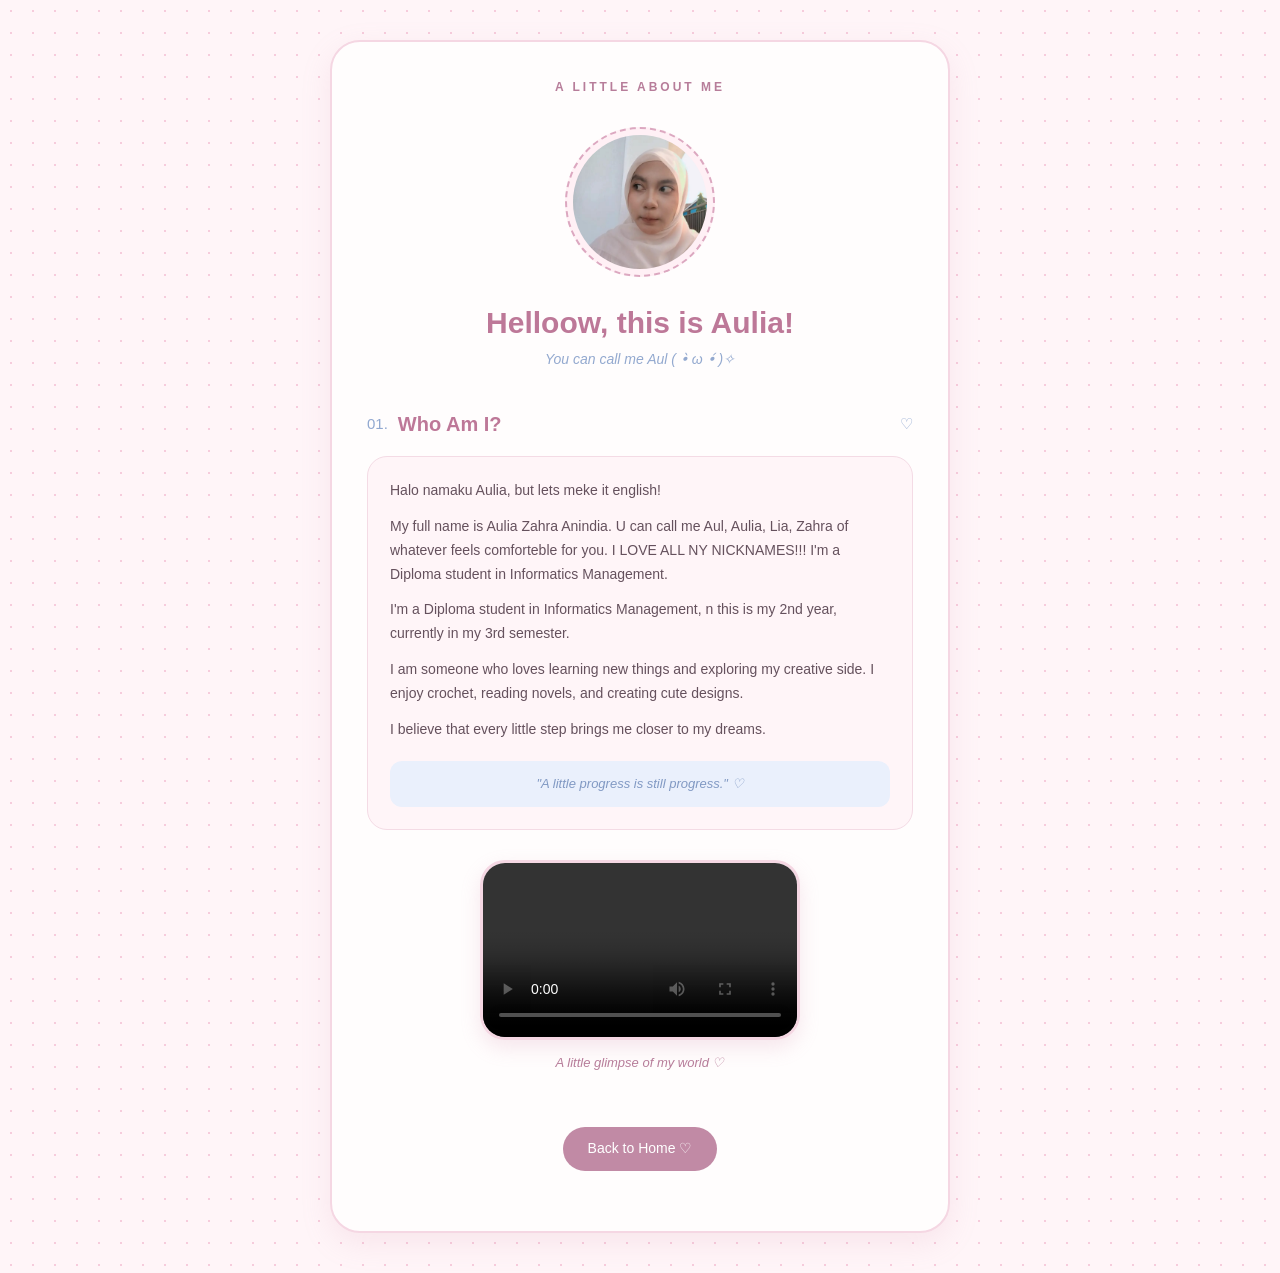
<file: aboutme.html>
<!DOCTYPE html>
<html lang="id">
<head>
    <meta charset="UTF-8">
    <meta name="viewport" content="width=device-width, initial-scale=1.0">

    <title>About Me | Aulia</title>

    <link rel="stylesheet" href="zahra.css">
</head>

<body>

    <div class="container">

        <div class="top-label">
            A LITTLE ABOUT ME
        </div>

        <header class="profile">

            <div class="profile-frame">
                <img src="auliaprofil.jpeg"
                     alt="Foto Aulia"
                     class="profile-img">
            </div>

            <h1>Helloow, this is Aulia!</h1>

            <p class="nickname">
                You can call me Aul ( •̀ ω •́ )✧
            </p>

        </header>

        <section class="about-section">

            <div class="section-heading">
                <span>01.</span>
                <h2>Who Am I?</h2>
                <span>♡</span>
            </div>

            <div class="about-card">

                <p>
                    Halo namaku Aulia, but lets meke it english!
                </p>
                <p>
                My full name is Aulia Zahra Anindia. U can call me Aul, Aulia, Lia, Zahra of whatever feels comforteble for you. I LOVE ALL NY NICKNAMES!!!
                I'm a Diploma student in Informatics Management.
                </p>
                <p>
                 I'm a Diploma student in Informatics Management, n this is my 2nd year, currently in my 3rd semester.  
                </p>
                <p>
                    I am someone who loves learning new things
                    and exploring my creative side.
                    I enjoy crochet, reading novels,
                    and creating cute designs.
                </p>

                <p>
                    I believe that every little step
                    brings me closer to my dreams.
                </p>

                <div class="quote">
                    "A little progress is still progress." ♡
                </div>

            </div>

        </section>

        <div class="about-video">
            <video controls style="width: 320px; height: 180px;">
            <source src="aboutme.mp4" type="video/mp4">
            </video>

    <p>A little glimpse of my world ♡</p>

</div>

        <br>

        <a href="aulia_tugas1.html" class="contact-button">
             Back to Home ♡
        </a>

    </div>

</body>
</html>
</file>
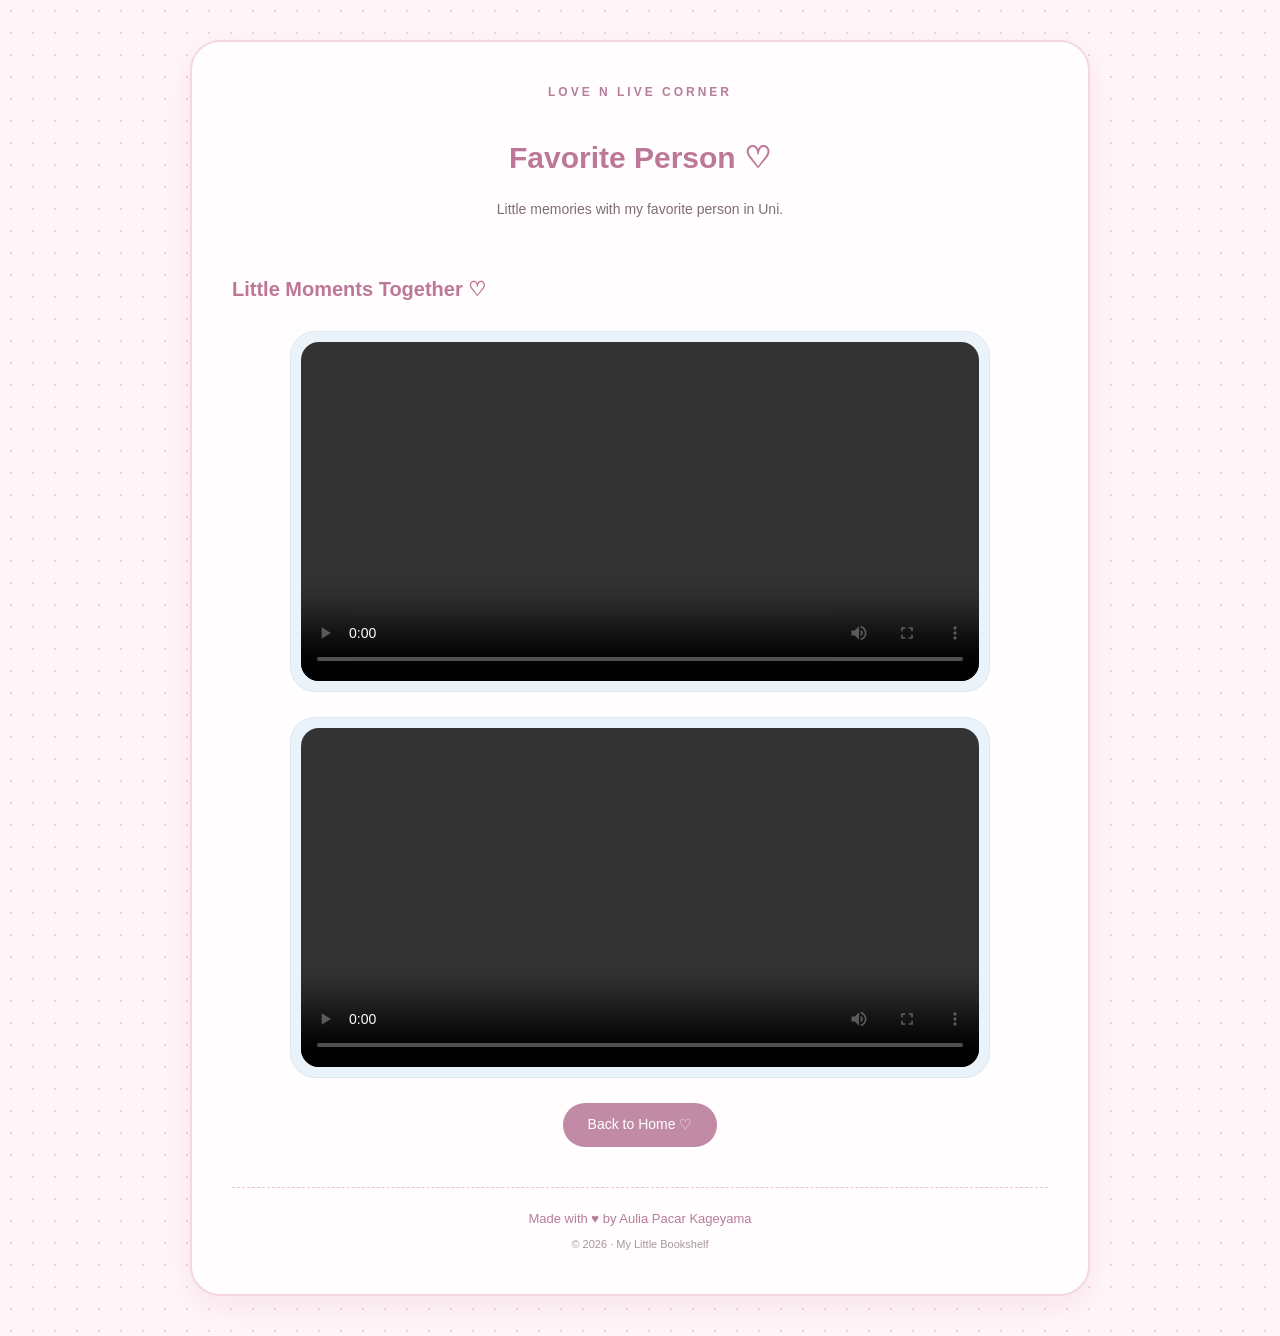
<file: cf.html>
<!DOCTYPE html>
<html lang="en">
<head>
    <meta charset="UTF-8">
    <meta name="viewport" content="width=device-width, initial-scale=1.0">
    <title>Close Friends ♡</title>
    <link rel="stylesheet" href="zahra.css">
</head>

<body>

    <div class="cf-container">

        <div class="cf-intro">

            <p class="cf-label">
                LOVE N LIVE CORNER
            </p>

            <h1 class="cf-title">
                Favorite Person ♡
            </h1>

            <p class="cf-subtitle">
                Little memories with my favorite person in Uni.
            </p>

        </div>

        <section class="cf-content">

            <h2 class="cf-section-title">
                Little Moments Together ♡
            </h2>

            <div class="cf-video">
                <video controls>
                    <source src="cf1.mp4" type="video/mp4">
                    Your browser does not support video.
                </video>
            </div>

            <div class="cf-video">
                <video controls>
                    <source src="cf2.mp4" type="video/mp4">
                    Your browser does not support video.
                </video>
            </div>

        </section>

        <a href="aulia_tugas1.html" class="contact-button">
            Back to Home ♡
        </a>

        <footer>
            <p>Made with ♥︎ by Aulia Pacar Kageyama</p>

            <p class="footer-small">
                © 2026 · My Little Bookshelf
            </p>
        </footer>

    </div>

</body>
</html>
</file>
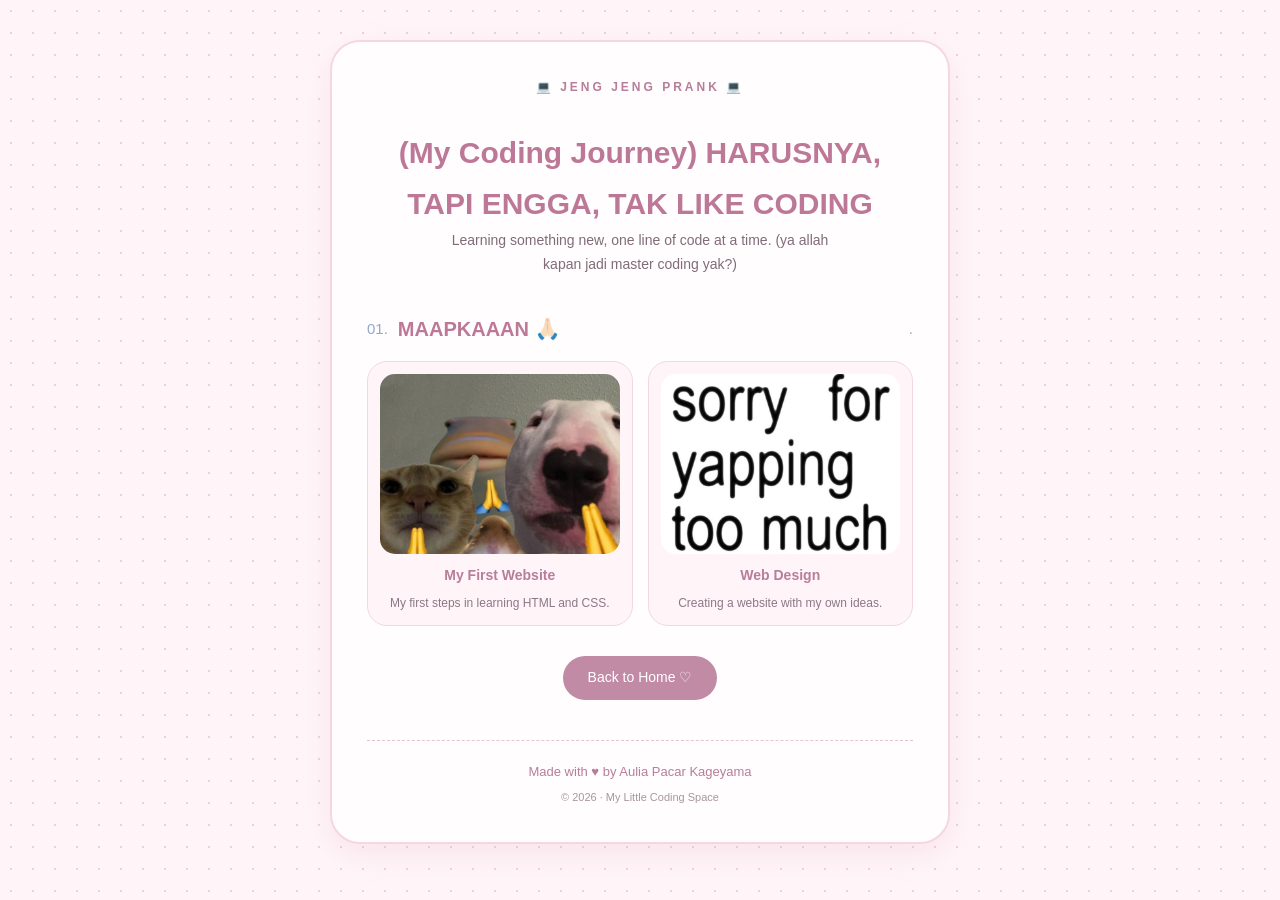
<file: coding.html>
<!DOCTYPE html>
<html lang="id">
<head>
    <meta charset="UTF-8">
    <meta name="viewport" content="width=device-width, initial-scale=1.0">
    <title>My Coding Journey</title>

    <link rel="stylesheet" href="zahra.css">
</head>

<body>

<div class="container">

    <div class="top-label">
        💻 JENG JENG PRANK 💻
    </div>

    <header class="profile">

        <h1>(My Coding Journey) HARUSNYA, TAPI ENGGA, TAK LIKE CODING </h1>

        <p class="description">
            Learning something new, one line of code at a time. (ya allah kapan jadi master coding yak?)
        </p>

    </header>

    <section class="reading-gallery">

        <div class="section-heading">
            <span>01.</span>
            <h2>MAAPKAAAN 🙏🏻</h2>
            <span>.</span>
        </div>

        <div class="reading-grid">

            <div class="reading-item">
                <img src="hehe1.jpeg" alt="My first coding project">

                <h3>My First Website</h3>

                <p>My first steps in learning HTML and CSS.</p>
            </div>

            <div class="reading-item">
                <img src="hehe2.jpeg" alt="My web design project">

                <h3>Web Design</h3>

                <p>Creating a website with my own ideas.</p>
            </div>

        </div>

    </section>

    <div class="back-home">
        <a href="aulia_tugas1.html" class="contact-button">
            Back to Home ♡
        </a>
    </div>

    <footer>
        <p>Made with ♥︎ by Aulia Pacar Kageyama </p>

        <p class="footer-small">
            © 2026 · My Little Coding Space
        </p>
    </footer>

</div>

</body>
</html>
</file>
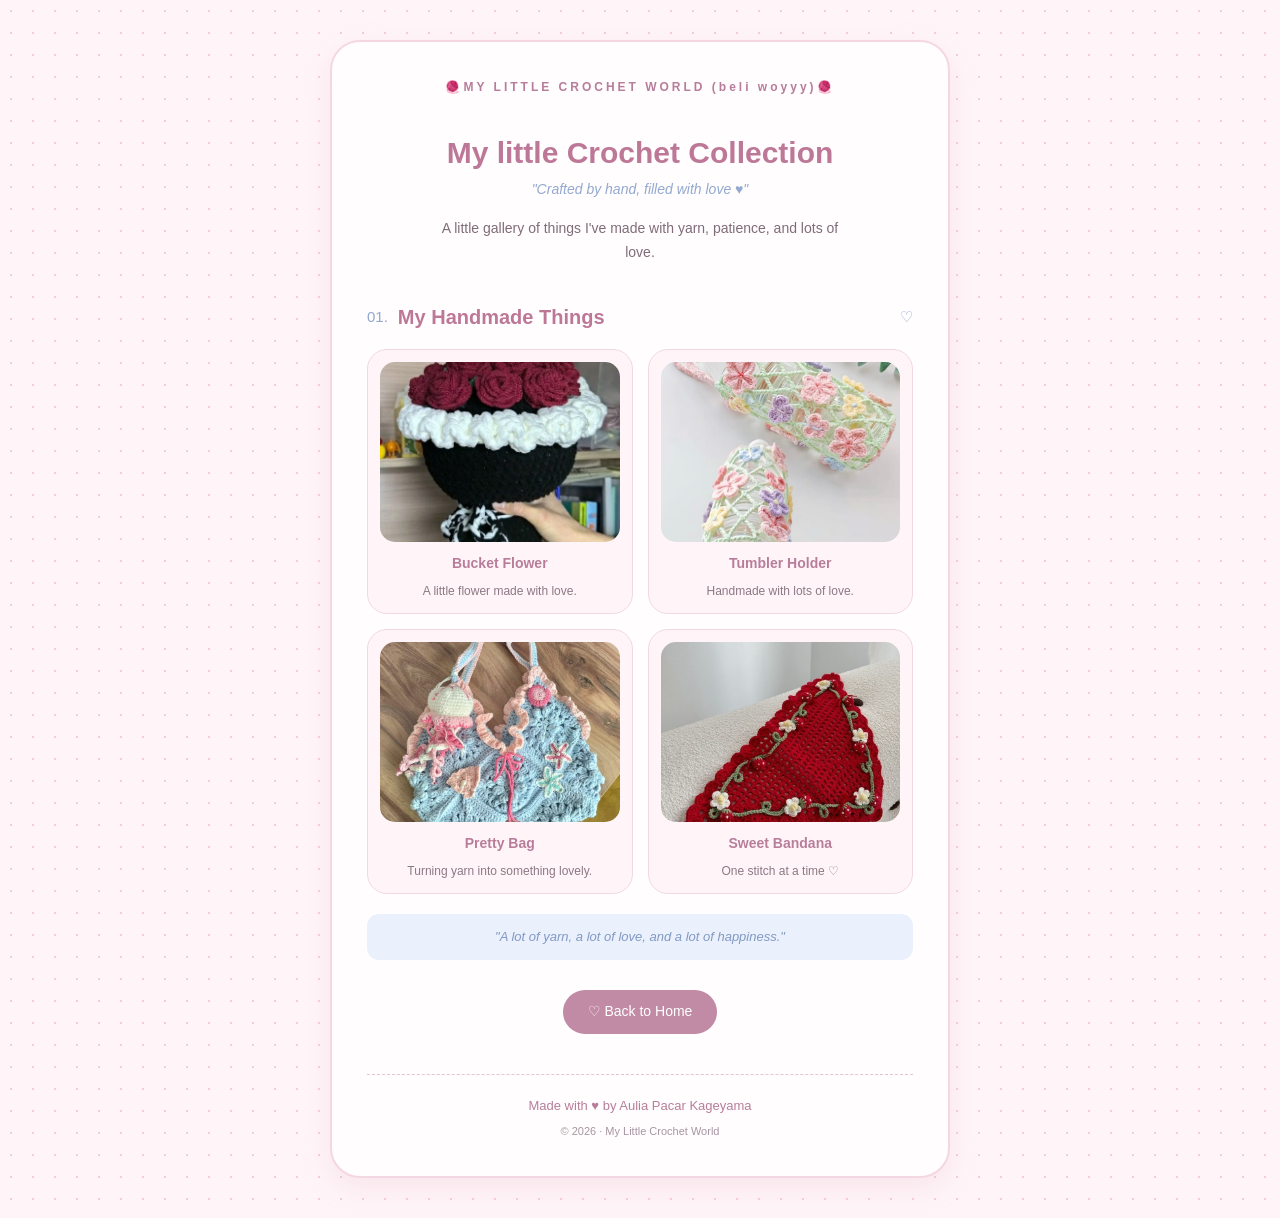
<file: crochet.html>
<!DOCTYPE html>
<html lang="id">
<head>
    <meta charset="UTF-8">
    <meta name="viewport" content="width=device-width, initial-scale=1.0">
    <title>My Crochet Collection</title>

    <link rel="stylesheet" href="zahra.css">
</head>

<body>

<div class="container">

    <div class="top-label">
        🧶MY LITTLE CROCHET WORLD (beli woyyy)🧶
    </div>

    <header class="profile">

        <h1>My little Crochet Collection</h1>

        <p class="nickname">
            "Crafted by hand, filled with love ♥︎"
        </p>

        <p class="description">
            A little gallery of things I've made
            with yarn, patience, and lots of love.
        </p>

    </header>

    <section class="crochet-gallery">

        <div class="section-heading">
            <span>01.</span>
            <h2>My Handmade Things</h2>
            <span>♡</span>
        </div>

        <div class="crochet-grid">

            <div class="crochet-item">
                <img src="c1.jpeg" alt="My crochet collection 1">
                <h3>Bucket Flower</h3>
                <p>A little flower made with love.</p>
            </div>

            <div class="crochet-item">
                <img src="c2.jpeg" alt="My crochet collection 2">
                <h3>Tumbler Holder</h3>
                <p>Handmade with lots of love.</p>
            </div>

            <div class="crochet-item">
                <img src="c3.jpeg" alt="My crochet collection 3">
                <h3>Pretty Bag</h3>
                <p>Turning yarn into something lovely.</p>
            </div>

            <div class="crochet-item">
                <img src="c4.jpeg" alt="My crochet collection 4">
                <h3>Sweet Bandana</h3>
                <p>One stitch at a time ♡</p>
            </div>

        </div>

    </section>

    <div class="quote">
        "A lot of yarn, a lot of love, and a lot of happiness."
    </div>

    <div class="back-home">
        <a href="aulia_tugas1.html" class="contact-button">
            ♡ Back to Home
        </a>
    </div>

    <footer>
        <p>Made with ♥︎ by Aulia Pacar Kageyama </p>

        <p class="footer-small">
            © 2026 · My Little Crochet World
        </p>
    </footer>

</div>

</body>
</html>
</file>
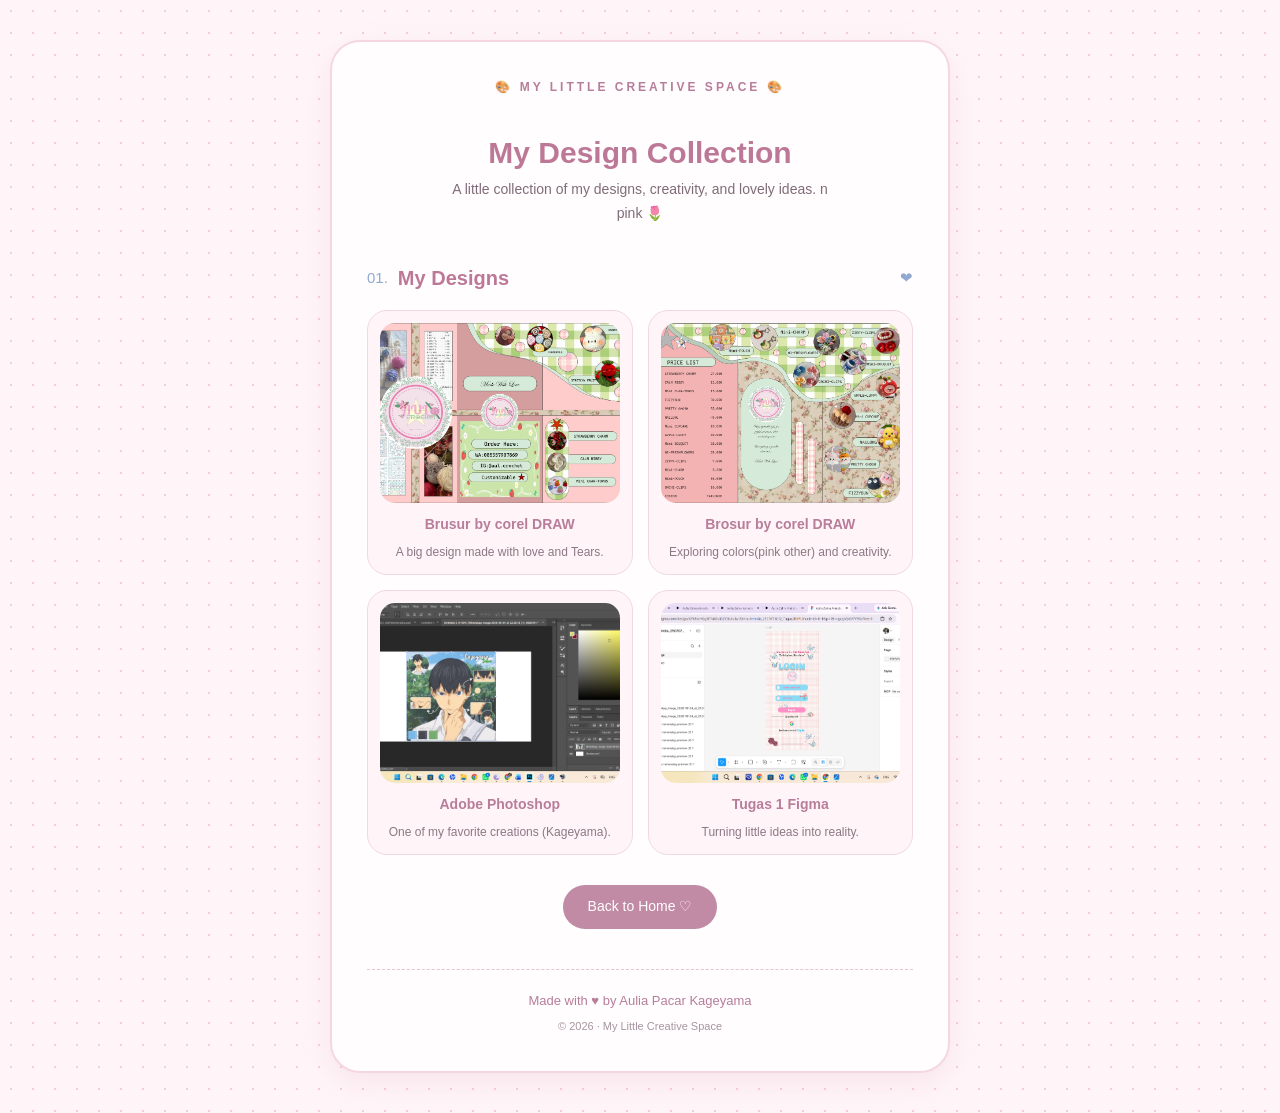
<file: design.html>
<!DOCTYPE html>
<html lang="id">
<head>
    <meta charset="UTF-8">
    <meta name="viewport" content="width=device-width, initial-scale=1.0">
    <title>My Design Collection</title>

    <link rel="stylesheet" href="zahra.css">
</head>

<body>

<div class="container">

    <div class="top-label">
        🎨 MY LITTLE CREATIVE SPACE 🎨
    </div>

    <header class="profile">

        <h1>My Design Collection</h1>

        <p class="description">
            A little collection of my designs,
            creativity, and lovely ideas. n pink 🌷
        </p>

    </header>

    <section class="crochet-gallery">

        <div class="section-heading">
            <span>01.</span>
            <h2>My Designs</h2>
            <span>❤︎</span>
        </div>

        <div class="crochet-grid">

            <div class="crochet-item">
                <img src="d1.png" alt="My first design">

                <h3>Brusur by corel DRAW</h3>

                <p>A big design made with love and Tears.</p>
            </div>

            <div class="crochet-item">
                <img src="d2.png" alt="My second design">

                <h3>Brosur by corel DRAW</h3>

                <p>Exploring colors(pink other) and creativity.</p>
            </div>

            <div class="crochet-item">
                <img src="d3.png" alt="My third design">

                <h3>Adobe Photoshop</h3>

                <p>One of my favorite creations (Kageyama).</p>
            </div>

            <div class="crochet-item">
                <img src="d4.png" alt="My fourth design">

                <h3>Tugas 1 Figma</h3>

                <p>Turning little ideas into reality.</p>
            </div>

        </div>

    </section>

    <div class="back-home">
        <a href="aulia_tugas1.html" class="contact-button">
            Back to Home ♡
        </a>
    </div>

    <footer>
        <p>Made with ♥︎ by Aulia Pacar Kageyama</p>

        <p class="footer-small">
            © 2026 · My Little Creative Space
        </p>
    </footer>

</div>

</body>
</html>
</file>
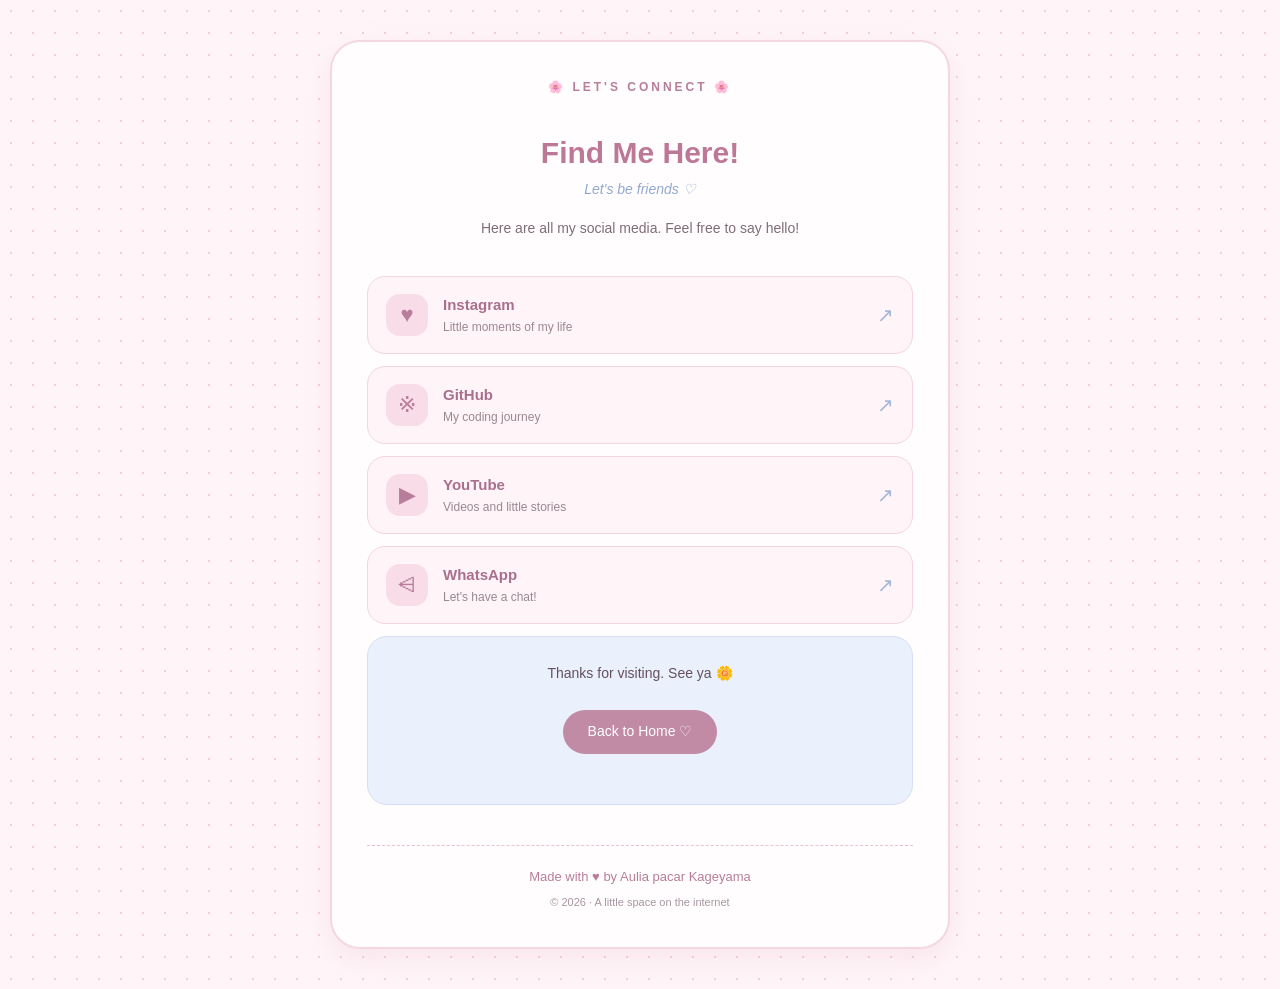
<file: findme.html>
<!DOCTYPE html>
<html lang="id">

<head>
    <meta charset="UTF-8">
    <meta name="viewport" content="width=device-width, initial-scale=1.0">

    <title>Find Me Here - Aulia</title>

    <link rel="stylesheet" href="zahra.css">
</head>

<body>

<div class="container">

    <div class="top-label">
        🌸 LET'S CONNECT 🌸
    </div>

    <header class="profile">

        <h1>Find Me Here!</h1>

        <p class="nickname">
            Let's be friends ♡
        </p>

        <p class="description">
            Here are all my social media.
            Feel free to say hello!
        </p>

    </header>

    <section class="social-section">

        <a href="https://instagram.com/u.liiiaa"
           target="_blank"
           class="link-card">

            <span class="link-icon">♥</span>

            <span class="link-text">
                <strong>Instagram</strong>
                <small>Little moments of my life</small>
            </span>

            <span class="arrow">↗</span>

        </a>

        <a href="https://github.com/Auliaaa0920"
           target="_blank"
           class="link-card">

            <span class="link-icon">※</span>

            <span class="link-text">
                <strong>GitHub</strong>
                <small>My coding journey</small>
            </span>

            <span class="arrow">↗</span>

        </a>

        <a href="https://www.youtube.com/@auliazahraanindia8659"
           target="_blank"
           class="link-card">

            <span class="link-icon">▶</span>

            <span class="link-text">
                <strong>YouTube</strong>
                <small>Videos and little stories</small>
            </span>

            <span class="arrow">↗</span>

        </a>

        <a href="https://wa.me/6285357907868"
           target="_blank"
           class="link-card">

            <span class="link-icon">⩤</span>

            <span class="link-text">
                <strong>WhatsApp</strong>
                <small>Let's have a chat!</small>
            </span>

            <span class="arrow">↗</span>

        </a>

    </section>

    <div class="contact-card">

        <p>Thanks for visiting. See ya 🌼</p>

        <a href="aulia_tugas1.html" class="contact-button">
             Back to Home ♡
        </a>

    </div>

    <footer>
        <p>Made with ♥︎ by Aulia pacar Kageyama</p>

        <p class="footer-small">
            © 2026 · A little space on the internet
        </p>
    </footer>

</div>

</body>
</html>
</file>
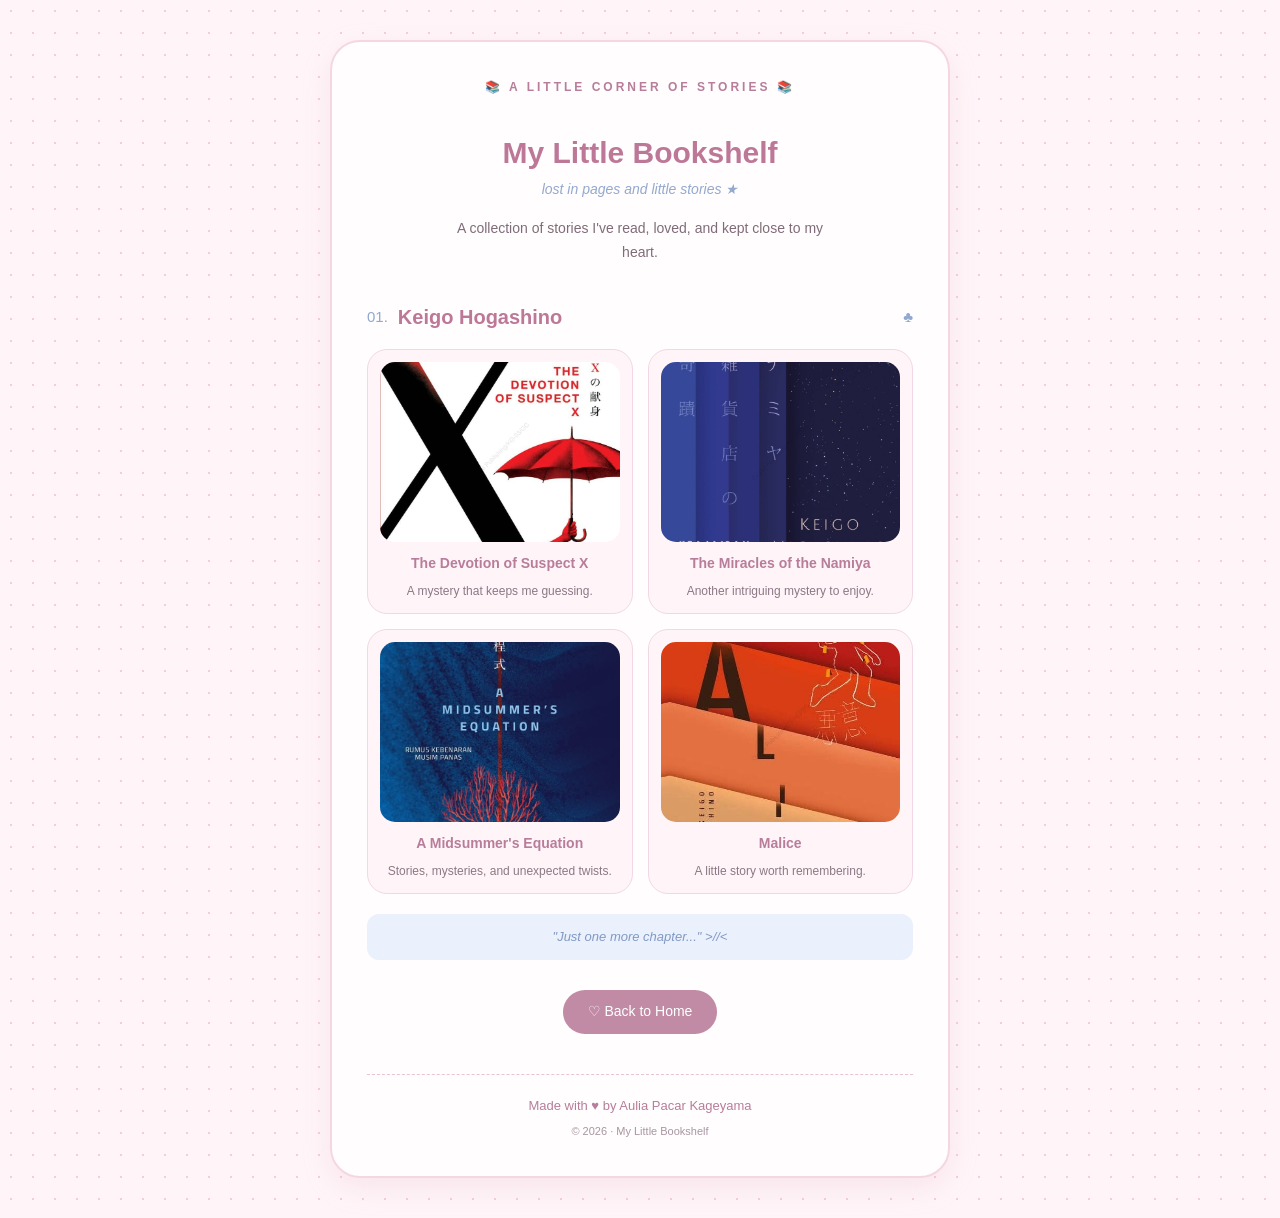
<file: reading.html>
<!DOCTYPE html>
<html lang="id">
<head>
    <meta charset="UTF-8">
    <meta name="viewport" content="width=device-width, initial-scale=1.0">
    <title>My Little Bookshelf</title>

    <link rel="stylesheet" href="zahra.css">
</head>

<body>

<div class="container">

    <div class="top-label">
        📚 A LITTLE CORNER OF STORIES 📚
    </div>

    <header class="profile">

        <h1>My Little Bookshelf</h1>

        <p class="nickname">
            lost in pages and little stories ★
        </p>

        <p class="description">
            A collection of stories I've read,
            loved, and kept close to my heart.
        </p>

    </header>

    <section class="reading-gallery">

        <div class="section-heading">
            <span>01.</span>
            <h2>Keigo Hogashino</h2>
            <span>♣︎</span>
        </div>

        <div class="reading-grid">

            <div class="reading-item">
                <img src="r3.jpeg" alt="Book cover 1">
                <h3>The Devotion of Suspect X</h3>
                <p>A mystery that keeps me guessing.</p>
            </div>

            <div class="reading-item">
                <img src="r4.jpeg" alt="Book cover 2">
                <h3>The Miracles of the Namiya</h3>
                <p>Another intriguing mystery to enjoy.</p>
            </div>

            <div class="reading-item">
                <img src="r1.jpeg" alt="Book cover 3">
                <h3>A Midsummer's Equation</h3>
                <p>Stories, mysteries, and unexpected twists.</p>
            </div>

            <div class="reading-item">
                <img src="r2.jpeg" alt="Book cover 4">
                <h3>Malice</h3>
                <p>A little story worth remembering.</p>
            </div>

        </div>

    </section>

    <div class="quote">
        "Just one more chapter..." >//<
    </div>

    <div class="back-home">
        <a href="aulia_tugas1.html" class="contact-button">
            ♡ Back to Home
        </a>
    </div>

    <footer>

        <p>Made with ♥︎ by Aulia Pacar Kageyama</p>

        <p class="footer-small">
            © 2026 · My Little Bookshelf
        </p>

    </footer>

</div>

</body>
</html>
</file>
<file: zahra.css>
* {
    margin: 0;
    padding: 0;
    box-sizing: border-box;
}

body {
    font-family: 'Trebuchet MS', Arial, sans-serif;
    background-color: #fff5f8;
    background-image: radial-gradient(#f6ccdc 1px, transparent 1px);
    background-size: 22px 22px;
    color: #65515d;
    line-height: 1.7;
}



.container {
    max-width: 620px;
    width: 90%;
    margin: 40px auto;
    padding: 35px;
    background-color: #fffdfd;
    border: 2px solid #f5d7e3;
    border-radius: 30px;
    box-shadow: 0 10px 30px rgba(210, 140, 170, 0.15);
}
.top-label {
    text-align: center;
    color: #b77d9a;
    font-size: 12px;
    font-weight: bold;
    letter-spacing: 3px;
    margin-bottom: 30px;
}
.profile {
    text-align: center;
    margin-bottom: 35px;
}
.profile-frame {
    width: 150px;
    height: 150px;
    margin: 0 auto 20px;
    padding: 6px;
    border: 2px dashed #dca8c0;
    border-radius: 50%;
    background-color: #fff0f5;
}
.profile-img {
    width: 100%;
    height: 100%;
    object-fit: cover;
    border-radius: 50%;
}
.profile h1 {
    color: #bd7898;
    font-size: 30px;
    margin-bottom: 0;
}
.nickname {
    color: #93a9cf;
    font-size: 14px;
    font-style: italic;
    margin-bottom: 15px;
}
.description {
    max-width: 400px;
    margin: 0 auto 20px;
    font-size: 14px;
    color: #806c79;
}
.tags {
    display: flex;
    flex-wrap: wrap;
    justify-content: center;
    gap: 8px;
}
.tags span {
    background-color: #fce8f0;
    color: #ad7491;
    padding: 6px 12px;
    border-radius: 20px;
    font-size: 11px;
}


.social-section,
.about-section,
.interests-section,
.contact-section {
    margin-top: 35px;
}
.social-section > h2 {
    text-align: center;
    color: #bd7898;
    font-size: 22px;
}
.section-desc {
    text-align: center;
    font-size: 13px;
    margin-bottom: 20px;
    color: #99828f;
}
.section-heading {
    display: flex;
    align-items: center;
    justify-content: space-between;
    gap: 10px;
    margin-bottom: 15px;
    color: #bd7898;
}
.section-heading h2 {
    font-size: 20px;
    flex-grow: 1;
}
.section-heading span {
    color: #91a8d0;
    font-size: 15px;
}


.link-card {
    display: flex;
    align-items: center;
    gap: 15px;
    text-decoration: none;
    color: #65515d;
    background-color: #fff4f8;
    border: 1px solid #f2d5e1;
    padding: 15px 18px;
    border-radius: 18px;
    margin-bottom: 12px;
    transition: all 0.3s ease;
}
.link-icon {
    display: flex;
    align-items: center;
    justify-content: center;
    min-width: 42px;
    height: 42px;
    background-color: #f8dce8;
    color: #b77d9a;
    border-radius: 14px;
    font-size: 22px;
}
.link-text {
    display: flex;
    flex-direction: column;
    flex-grow: 1;
}
.link-text strong {
    font-size: 15px;
    color: #a96f8e;
}
.link-text small {
    font-size: 12px;
    color: #9b8793;
}
.arrow {
    color: #a5b7d8;
    font-size: 20px;
}
.link-card:hover {
    background-color: #eaf1ff;
    border-color: #b8c9e8;
    transform: translateY(-5px);
    box-shadow: 0 8px 18px rgba(153, 174, 216, 0.2);
}
.link-card:hover .link-icon {
    background-color: #d9e5fa;
    color: #718dbd;
}
.link-card:hover .link-text strong,
.link-card:hover .arrow {
    color: #718dbd;
}



.about-card {
    display: block;
    background-color: #fff5f8;
    border: 1px solid #f4dbe5;
    padding: 22px;
    border-radius: 20px;
    font-size: 14px;
}
.about-card p {
    margin-bottom: 12px;
}
.about-card h3 {
    color: #b77d9a;
    margin-bottom: 8px;
}
a.about-card {
    text-decoration: none;
    color: inherit;
    cursor: pointer;
    transition: all 0.3s ease;
}
a.about-card:hover {
    background-color: #eaf1ff;
    border-color: #b8c9e8;
    transform: translateY(-5px);
    box-shadow: 0 8px 18px rgba(153, 174, 216, 0.2);
}
a.about-card:hover h3 {
    color: #718dbd;
}
a.about-card .arrow {
    display: inline-block;
    margin-top: 12px;
    font-size: 13px;
    color: #91a8d0;
}
.about-video {
    margin-top: 30px;
    text-align: center;
}
.about-video video {
    display: block;
    width: 100%;
    max-width: 400px;
    height: auto;
    object-fit: contain;
    margin: 0 auto;
    border-radius: 25px;
    border: 3px solid #f5d7e3;
    box-shadow: 0 8px 20px rgba(210, 140, 170, 0.2);
}
.about-video p {
    margin-top: 12px;
    color: #b77d9a;
    font-size: 13px;
    font-style: italic;
}


.quote {
    margin-top: 20px;
    padding: 12px;
    text-align: center;
    background-color: #eaf0fc;
    color: #8199c3;
    border-radius: 12px;
    font-size: 13px;
    font-style: italic;
}



.interests-section {
    width: 100%;
}
.interest-grid {
    display: grid;
    grid-template-columns: repeat(2, minmax(0, 1fr));
    gap: 20px;
    align-items: stretch;
    width: 100%;
}
.interest-card {
    box-sizing: border-box;
    width: 100%;
    min-width: 0;
    min-height: 280px;
    display: flex;
    flex-direction: column;
    align-items: center;
    text-align: center;
    background-color: #fff5f8;
    border: 1px solid #f2d8e4;
    padding: 20px 15px;
    border-radius: 20px;
    text-decoration: none;
    color: inherit;
    transition: all 0.3s ease;
}
.interest-icon {
    font-size: 35px;
    margin-bottom: 15px;
}
.interest-card h3 {
    color: #b77d9a;
    font-size: 18px;
    margin-bottom: 10px;
}
.interest-card p {
    color: #8c7885;
    font-size: 14px;
    line-height: 1.7;
    margin-bottom: 15px;
}
.interest-card .arrow {
    color: #99aed8;
    margin-top: auto;
}
.interest-card:hover {
    background-color: #edf2ff;
    border-color: #c5d2ed;
    transform: translateY(-5px);
    box-shadow: 0 8px 18px rgba(153, 174, 216, 0.2);
}


.social-section .about-card {
    display: block;
    text-align: center;
    text-decoration: none;
    color: inherit;
    cursor: pointer;
    transition: all 0.3s ease;
}
.social-section .about-card:hover {
    background-color: #eaf1ff;
    border-color: #b8c9e8;
    transform: translateY(-5px);
    box-shadow: 0 8px 18px rgba(153, 174, 216, 0.2);
}
.social-section .about-card h3 {
    color: #b77d9a;
    margin-bottom: 8px;
}
.social-section .about-card:hover h3 {
    color: #718dbd;
}
.social-section .about-card p {
    font-size: 13px;
    margin-bottom: 10px;
}
.social-section .about-card .arrow {
    display: inline-block;
    margin-top: 10px;
    font-size: 13px;
    color: #91a8d0;
}


.contact-card {
    background-color: #eaf0fc;
    padding: 25px;
    text-align: center;
    border-radius: 20px;
    border: 1px solid #d4dff3;
}
.contact-card p {
    font-size: 14px;
    margin-bottom: 18px;
}
.contact-button {
    display: block;
    width: fit-content;
    margin: 25px auto;
    text-align: center;
    background-color: #c18aa5;
    color: white;
    text-decoration: none;
    padding: 10px 25px;
    border-radius: 25px;
    font-size: 14px;
    transition: all 0.3s ease;
}
.contact-button:hover {
    background-color: #91a8d0;
    transform: scale(1.05);
}


footer {
    text-align: center;
    margin-top: 40px;
    padding-top: 20px;
    border-top: 1px dashed #e7c3d3;
    color: #b77d9a;
    font-size: 13px;
}
.footer-small {
    font-size: 11px;
    color: #a795a1;
    margin-top: 5px;
}



.crochet-gallery,
.reading-gallery {
    margin-top: 35px;
}
.crochet-grid,
.reading-grid {
    display: grid;
    grid-template-columns: repeat(2, minmax(0, 1fr));
    gap: 15px;
}
.crochet-item,
.reading-item {
    background-color: #fff5f8;
    border: 1px solid #f2d8e4;
    padding: 12px;
    border-radius: 20px;
    text-align: center;
    transition: all 0.3s ease;
    overflow: hidden;
}
.crochet-item img,
.reading-item img {
    display: block;
    width: 100%;
    height: 180px;
    object-fit: cover;
    border-radius: 15px;
    margin-bottom: 10px;
}
.crochet-item h3,
.reading-item h3 {
    color: #b77d9a;
    font-size: 14px;
    margin-bottom: 5px;
}
.crochet-item p,
.reading-item p {
    color: #8c7885;
    font-size: 12px;
}
.crochet-item:hover,
.reading-item:hover {
    background-color: #edf2ff;
    border-color: #c5d2ed;
    transform: translateY(-5px);
    box-shadow: 0 8px 18px rgba(153, 174, 216, 0.2);
}


.back-home {
    text-align: center;
    margin-top: 30px;
}



.cf-container {
    max-width: 900px;
    width: 90%;
    margin: 40px auto;
    padding: 40px;
    box-sizing: border-box;
    background-color: #fffdfd;
    border: 2px solid #f5d7e3;
    border-radius: 30px;
    box-shadow: 0 10px 30px rgba(210, 140, 170, 0.15);
}
.cf-intro {
    text-align: center;
    margin-bottom: 50px;
}
.cf-label {
    text-align: center;
    color: #b77d9a;
    font-size: 12px;
    font-weight: bold;
    letter-spacing: 3px;
    margin-bottom: 30px;
}
.cf-title {
    font-family: 'Trebuchet MS', Arial, sans-serif;
    color: #bd7898;
    font-size: 30px;
    font-weight: bold;
    text-align: center;
    margin-bottom: 15px;
}
.cf-subtitle {
    font-family: 'Trebuchet MS', Arial, sans-serif;
    font-size: 14px;
    color: #806c79;
    text-align: center;
    line-height: 1.7;
}
.cf-content {
    margin-top: 35px;
}
.cf-section-title {
    font-family: 'Trebuchet MS', Arial, sans-serif;
    font-size: 20px;
    color: #bd7898;
    text-align: left;
    margin-bottom: 25px;
}
.cf-video {
    width: 100%;
    max-width: 700px;
    margin: 25px auto;
    padding: 10px;
    box-sizing: border-box;
    background-color: #eaf3fa;
    border: 1px solid #dce8f2;
    border-radius: 25px;
    overflow: hidden;
}
.cf-video video {
    display: block;
    width: 100%;
    height: auto;
    border-radius: 18px;
    background-color: #eaf3fa;
}
.cf-container .contact-button {
    margin-top: 25px;
}
.cf-container footer {
    margin-top: 40px;
    padding-top: 20px;
    border-top: 1px dashed #e7c3d3;
    text-align: center;
    color: #b77d9a;
    font-size: 13px;
}
.cf-container .footer-small {
    font-size: 11px;
    color: #a795a1;
    margin-top: 5px;
}



.youtube-section {
    width: 100%;
    margin-top: 35px;
    padding-top: 0;
}
.youtube-section > h2 {
    font-family: 'Trebuchet MS', Arial, sans-serif;
    font-size: 20px;
    color: #bd7898;
    text-align: left;
    margin-bottom: 15px;
}
.youtube-box {
    width: 100%;
    box-sizing: border-box;
    background-color: #eaf3fa;
    border: 1px solid #dce8f2;
    border-radius: 25px;
    padding: 25px;
    text-align: center;
}
.youtube-title {
    font-family: 'Trebuchet MS', Arial, sans-serif;
    font-size: 20px;
    font-weight: bold;
    color: #77717f;
    text-align: left;
    margin-bottom: 25px;
}
.youtube-video {
    width: 100%;
    max-width: 800px;
    aspect-ratio: 16 / 9;
    margin: 0 auto;
    overflow: hidden;
    border-radius: 20px;
    background-color: #eaf3fa;
}
.youtube-video iframe {
    display: block;
    width: 100%;
    height: 100%;
    border: none;
}

.video-container {
    width: 100%;
    max-width: 700px;
    aspect-ratio: 16 / 9;
    margin: 30px auto;
    border-radius: 20px;
    overflow: hidden;
}
.video-container iframe {
    display: block;
    width: 100%;
    height: 100%;
    border: none;
}



@media screen and (max-width: 600px) {
    .container {
        width: 92%;
        padding: 22px 17px;
        margin: 20px auto;
        border-radius: 24px;
    }
    .profile h1 {
        font-size: 26px;
    }
    .profile-frame {
        width: 130px;
        height: 130px;
    }
    .top-label {
        font-size: 10px;
        letter-spacing: 2px;
    }
    .section-heading h2 {
        font-size: 18px;
    }
    .link-card {
        padding: 12px;
        gap: 10px;
    }
    .interest-grid {
        grid-template-columns: repeat(2, minmax(0, 1fr));
        gap: 12px;
    }
    .interest-card {
        min-height: 260px;
        padding: 15px 8px;
    }
    .interest-card h3 {
        font-size: 16px;
    }
    .interest-card p {
        font-size: 12px;
    }
    .interest-icon {
        font-size: 30px;
    }
    .crochet-grid,
    .reading-grid {
        gap: 10px;
    }
    .crochet-item,
    .reading-item {
        padding: 8px;
    }
    .crochet-item img,
    .reading-item img {
        height: 140px;
    }

   

    .cf-container {
        width: 92%;
        padding: 22px 17px;
        margin: 20px auto;
        border-radius: 24px;
    }
    .cf-label {
        font-size: 10px;
        letter-spacing: 2px;
        margin-bottom: 25px;
    }
    .cf-title {
        font-size: 26px;
    }
    .cf-subtitle {
        font-size: 13px;
    }
    .cf-section-title {
        font-size: 18px;
    }
    .cf-video {
        padding: 7px;
        border-radius: 18px;
    }
    .cf-video video {
        border-radius: 12px;
    }



    .youtube-section > h2 {
        font-size: 20px;
    }
    .youtube-box {
        padding: 15px;
    }
    .youtube-title {
        font-size: 17px;
    }
    .youtube-video {
        border-radius: 15px;
    }
    .video-container {
        border-radius: 15px;
    }
}


.floating-music {
    position: fixed;
    right: 25px;
    bottom: 25px;
    z-index: 999;
    animation: floating 3s ease-in-out infinite;
}
.music-cloud {
    background: #fff0f7;
    border: 2px solid #cfe5ff;
    border-radius: 50px;
    padding: 18px 25px;
    box-shadow: 0 5px 15px #d9c8e5;
    text-align: center;
    color: #a27ba8;
}
.music-cloud button {
    border: none;
    background: #d9eaff;
    color: #9275a8;
    border-radius: 50%;
    width: 35px;
    height: 35px;
    cursor: pointer;
    margin-top: 8px;
}
@keyframes floating {
    0%, 100% {
        transform: translateY(0);
    }

    50% {
        transform: translateY(-10px);
    }
}
</file>
